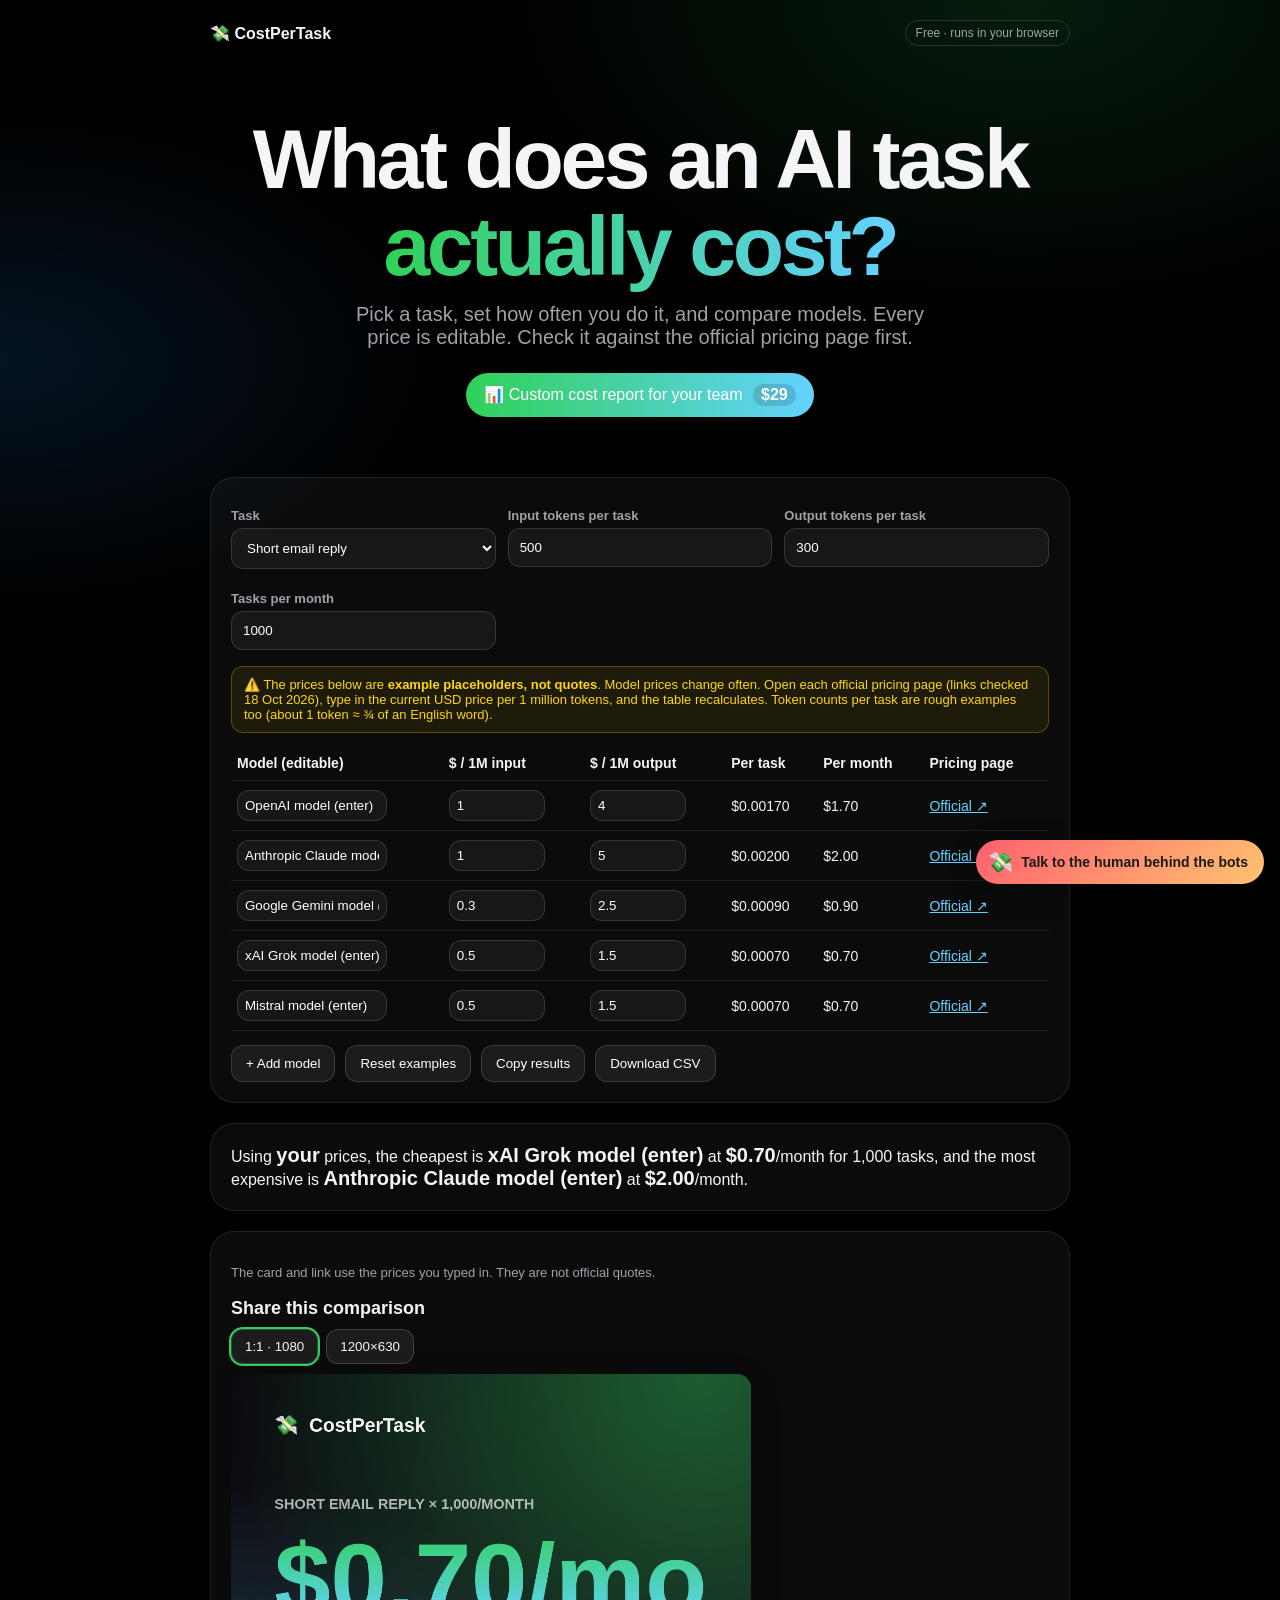
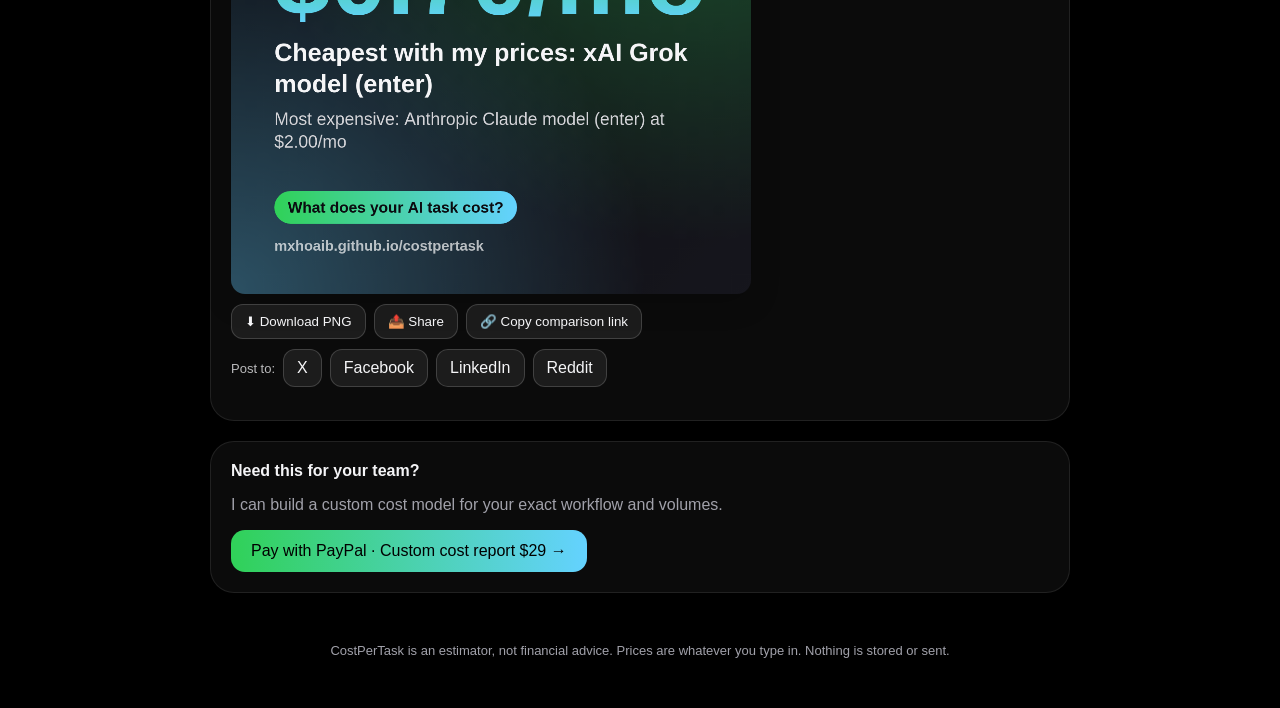
<file: index.html>
<!doctype html><html lang="en"><head><meta charset="utf-8"><meta name="viewport" content="width=device-width,initial-scale=1">
<title>CostPerTask: what does an AI task actually cost?</title><meta name="description" content="Estimate the cost of an AI task (an email, a blog post, a code review) across models. Editable prices, linked to official pricing pages.">
<link rel="canonical" href="https://mxhoaib.github.io/costpertask/">
<meta property="og:type" content="website"><meta property="og:site_name" content="CostPerTask">
<meta property="og:title" content="CostPerTask: what does an AI task actually cost?"><meta property="og:description" content="Compare what an email, blog post or code review costs across AI models, using prices you enter. Free, in your browser.">
<meta property="og:url" content="https://mxhoaib.github.io/costpertask/"><meta property="og:image" content="https://mxhoaib.github.io/costpertask/og-image.png">
<meta property="og:image:width" content="1200"><meta property="og:image:height" content="630"><meta property="og:image:alt" content="CostPerTask: compare the cost of AI tasks across models">
<meta name="twitter:card" content="summary_large_image"><meta name="twitter:title" content="CostPerTask: what does an AI task actually cost?">
<meta name="twitter:description" content="Compare what an email, blog post or code review costs across AI models, using prices you enter. Free, in your browser."><meta name="twitter:image" content="https://mxhoaib.github.io/costpertask/og-image.png">
<link rel="stylesheet" href="base.css"><style>:root{--g1:#30d15822;--g2:#2997ff22;--c1:#30d158;--c2:#64d2ff}.price{width:96px;padding:7px}.name{width:150px;padding:7px}td a{color:#64d2ff}.res b{font-size:20px}</style></head><body><div class="bg"></div>
<div class="wrap"><header><span>💸 CostPerTask</span><span class="pill">Free · runs in your browser</span></header>
<section class="hero"><h1>What does an AI task<br><span class="grad">actually cost?</span></h1><p class="sub">Pick a task, set how often you do it, and compare models. Every price is editable. Check it against the official pricing page first.</p></section>
<section class="panel"><div class="grid">
<div><label for="task">Task</label><select id="task"></select></div>
<div><label for="inT">Input tokens per task</label><input id="inT" type="number" min="0" value="500"></div>
<div><label for="outT">Output tokens per task</label><input id="outT" type="number" min="0" value="300"></div>
<div><label for="runs">Tasks per month</label><input id="runs" type="number" min="0" value="1000"></div></div>
<p class="demo" style="margin-top:16px">⚠️ The prices below are <b>example placeholders, not quotes</b>. Model prices change often. Open each official pricing page (links checked 18 Oct 2026), type in the current USD price per 1 million tokens, and the table recalculates. Token counts per task are rough examples too (about 1 token ≈ ¾ of an English word).</p>
<div class="tw"><table><thead><tr><th>Model (editable)</th><th>$ / 1M input</th><th>$ / 1M output</th><th>Per task</th><th>Per month</th><th>Pricing page</th></tr></thead><tbody id="rows"></tbody></table></div>
<div class="row"><button class="ghost" id="add">+ Add model</button><button class="ghost" id="reset">Reset examples</button><button class="ghost" id="copy">Copy results</button><button class="ghost" id="csv">Download CSV</button><span id="toast" class="muted small" role="status"></span></div></section>
<section class="panel res" id="summary" aria-live="polite"></section>
<section class="panel"><b>Need this for your team?</b><p class="muted">I can build a custom cost model for your exact workflow and volumes.</p><a class="btn" href="pay/?item=report" target="_blank" rel="noopener">Pay with PayPal · Custom cost report $29 →</a></section>
</div><footer>CostPerTask is an estimator, not financial advice. Prices are whatever you type in. Nothing is stored or sent.</footer>
<script>
const TASKS=[["Short email reply",400,200],["Blog post (1,000 words)",300,1500],["Summarise a 10-page PDF",7000,400],["Code review (300 lines)",4000,800],["Customer-support chat (10 turns)",3000,1500],["Translate a 1,000-word page",1400,1500],["Custom",500,300]];
// Example placeholders only; users must enter current official prices.
const EX=[["OpenAI model (enter)",1,4,"https://openai.com/api/pricing/"],["Anthropic Claude model (enter)",1,5,"https://www.anthropic.com/pricing#api"],["Google Gemini model (enter)",0.3,2.5,"https://ai.google.dev/gemini-api/docs/pricing"],["xAI Grok model (enter)",0.5,1.5,"https://docs.x.ai/docs/models"],["Mistral model (enter)",0.5,1.5,"https://mistral.ai/pricing"]];
let models=JSON.parse(localStorage.getItem('cpt')||'null')||EX.map(r=>[...r]);
const $=s=>document.querySelector(s),fmt=n=>n<0.01?'$'+n.toFixed(5):n<100?'$'+n.toFixed(2):'$'+Math.round(n).toLocaleString('en');
TASKS.forEach((t,i)=>$('#task').add(new Option(t[0],i)));
$('#task').onchange=()=>{const t=TASKS[$('#task').value];if(t[0]!=='Custom'){$('#inT').value=t[1];$('#outT').value=t[2]}calc()};
const esc=s=>String(s).replace(/[&<>"]/g,c=>({'&':'&amp;','<':'&lt;','>':'&gt;','"':'&quot;'}[c]));
function rows(){$('#rows').innerHTML=models.map((m,i)=>`<tr><td><input class="name" data-i="${i}" data-k="0" value="${esc(m[0])}" aria-label="Model name"></td><td><input class="price" type="number" min="0" step="0.01" data-i="${i}" data-k="1" value="${m[1]}" aria-label="Input price"></td><td><input class="price" type="number" min="0" step="0.01" data-i="${i}" data-k="2" value="${m[2]}" aria-label="Output price"></td><td id="pt${i}"></td><td id="pm${i}"></td><td>${/^https:\/\//.test(m[3]||'')?`<a href="${esc(m[3])}" target="_blank" rel="noopener">Official ↗</a>`:'<span class="muted">n/a</span>'}</td></tr>`).join('');
 document.querySelectorAll('#rows input').forEach(el=>el.oninput=()=>{const v=el.dataset.k==='0'?el.value:Math.max(0,parseFloat(el.value)||0);models[el.dataset.i][el.dataset.k]=v;calc()});calc()}
let res=[];
function calc(){const i=Math.max(0,+$('#inT').value||0),o=Math.max(0,+$('#outT').value||0),n=Math.max(0,+$('#runs').value||0);
 res=models.map((m,k)=>{const per=(i*m[1]+o*m[2])/1e6;$('#pt'+k).textContent=fmt(per);$('#pm'+k).textContent=fmt(per*n);return{name:m[0],per,mo:per*n}});
 localStorage.setItem('cpt',JSON.stringify(models));
 const s=[...res].sort((a,b)=>a.mo-b.mo);$('#summary').innerHTML=s.length?`Using <b>your</b> prices, the cheapest is <b>${esc(s[0].name)}</b> at <b>${fmt(s[0].mo)}</b>/month for ${n.toLocaleString('en')} tasks${s.length>1?`, and the most expensive is <b>${esc(s.at(-1).name)}</b> at <b>${fmt(s.at(-1).mo)}</b>/month`:''}.`:'Add a model to compare.'}
['#inT','#outT','#runs'].forEach(s=>$(s).oninput=calc);
$('#add').onclick=()=>{models.push(['New model',0,0,'']);rows()};
$('#reset').onclick=()=>{models=EX.map(r=>[...r]);rows();toast('Reset to example placeholders')};
const toast=m=>$('#toast').textContent=m;
const txt=()=>res.map(r=>`${r.name}: ${fmt(r.per)}/task, ${fmt(r.mo)}/month`).join('\n')+'\n(user-entered prices) mxhoaib.github.io/costpertask';
$('#copy').onclick=async()=>{try{await navigator.clipboard.writeText(txt());toast('Copied ✓')}catch(e){toast('Copy not available')}};
$('#csv').onclick=()=>{const c='model,usd_per_task,usd_per_month\n'+res.map(r=>`"${r.name.replace(/"/g,'""')}",${r.per},${r.mo}`).join('\n');const a=document.createElement('a');a.href=URL.createObjectURL(new Blob([c],{type:'text/csv'}));a.download='costpertask.csv';a.click();toast('CSV downloaded ✓')};
rows();
</script><script src="viral.js" defer></script><script src="growth.js" defer></script><script data-goatcounter="https://d3dddsites.goatcounter.com/count" async src="//gc.zgo.at/count.js"></script>
<script>/* Records pay/download clicks as GoatCounter events; does nothing unless GoatCounter is loaded. */
document.addEventListener('click',function(e){var el=e.target.closest&&e.target.closest('a,button');if(!el||!window.goatcounter||!window.goatcounter.count)return;var h=el.getAttribute('href')||'',id=el.id||'',t=(el.textContent||'').trim().slice(0,40),m=h.match(/pay\/\?item=([\w-]+)/),ev=null;if(m)ev='pay-'+m[1];else if(el.hasAttribute('download')||/^(dl|svg|png|dxf|download)/i.test(id)||/download/i.test(t))ev='download-'+(id||t.toLowerCase().replace(/\W+/g,'-'));if(ev)window.goatcounter.count({path:(location.pathname.split('/')[1]||'root')+'/'+ev,title:t,event:true})},true);</script>
<script src="contact.js" data-subject="A human asked about cost per task" data-emoji="💸" data-line="This email costs you $0.00 per task. Best ROI on the page." defer></script>
</body></html>
</file>
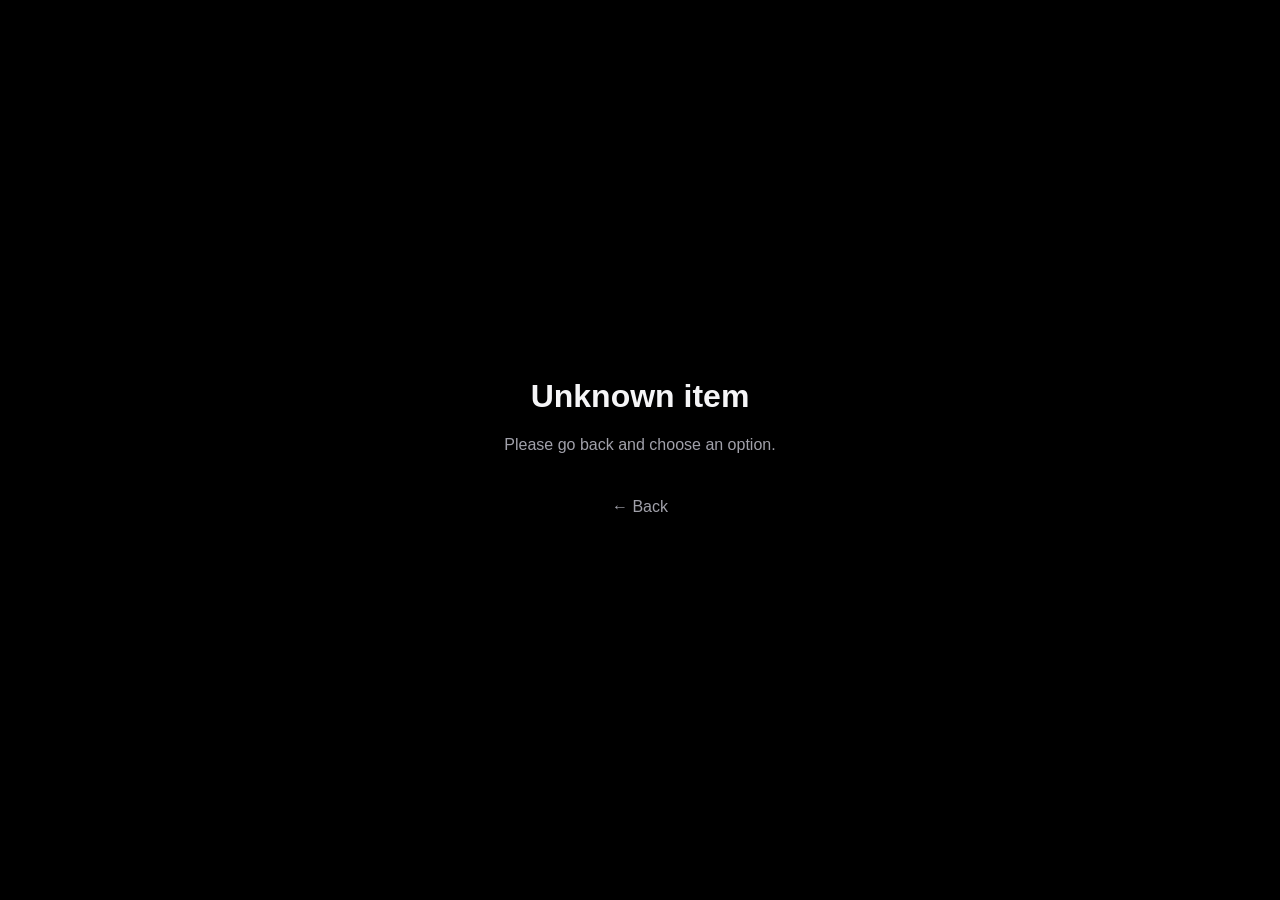
<file: pay/index.html>
<!doctype html><html lang="en"><head><meta charset="utf-8"><meta name="viewport" content="width=device-width,initial-scale=1"><meta name="robots" content="noindex"><title>Redirecting to PayPal…</title>
<style>body{margin:0;min-height:100vh;display:grid;place-items:center;background:#000;color:#f5f5f7;font-family:-apple-system,Segoe UI,Roboto,Arial,sans-serif;text-align:center}a{display:inline-block;margin-top:16px;padding:12px 22px;border-radius:14px;background:#ffc439;color:#111;font-weight:800;text-decoration:none}p{color:#a1a1aa}</style></head><body><main><h1 id="h">Taking you to PayPal…</h1><p id="d"></p><a id="go" href="../">Pay with PayPal</a><p><a href="../" style="background:none;color:#a1a1aa;font-weight:500">← Back</a></p></main>
<script>
// Items: amount in USD (null = buyer enters amount). No logins or secrets here.
var ITEMS={report:{n:'Custom AI cost report',a:29}};
var u=['https:','','paypal.me','imshoi'];
var k=new URLSearchParams(location.search).get('item'),it=Object.prototype.hasOwnProperty.call(ITEMS,k)?ITEMS[k]:null;
if(!it){document.getElementById('h').textContent='Unknown item';document.getElementById('d').textContent='Please go back and choose an option.';document.getElementById('go').style.display='none'}
else{if(it.a)u.push(it.a+'USD');var url=u.join('/');document.getElementById('h').textContent=it.n;document.getElementById('d').textContent=(it.a?'US$'+it.a+' · ':'')+'Secure payment on PayPal. Redirecting…';document.getElementById('go').href=url;setTimeout(function(){location.replace(url)},900)}
</script></body></html>
</file>
<file: base.css>
:root{--a:#2997ff;--t:#f5f5f7;--m:#a1a1aa}*{box-sizing:border-box}
body{margin:0;font-family:-apple-system,BlinkMacSystemFont,"SF Pro Display","Segoe UI",Roboto,Helvetica,Arial,sans-serif;color:var(--t);background:#000;overflow-x:hidden}
.bg{position:fixed;inset:0;z-index:-1;background:radial-gradient(60% 50% at 80% 0%,var(--g1),transparent 70%),radial-gradient(50% 40% at 0% 40%,var(--g2),transparent 70%),#000}
.wrap{max-width:900px;margin:0 auto;padding:0 20px}
header{display:flex;justify-content:space-between;align-items:center;padding:20px 0;font-weight:800}
.pill{font-size:12px;font-weight:500;color:var(--m);border:1px solid #ffffff22;border-radius:99px;padding:5px 10px}
.hero{text-align:center;padding:50px 0 24px;animation:up .7s both}
h1{font-size:clamp(40px,8vw,84px);line-height:1.03;letter-spacing:-.04em;margin:0 0 14px}
.grad{background:linear-gradient(90deg,var(--c1),var(--c2));-webkit-background-clip:text;background-clip:text;color:transparent}
.sub{color:var(--m);font-size:clamp(16px,2.3vw,20px);max-width:600px;margin:0 auto}
.panel{background:#ffffff0b;border:1px solid #ffffff17;border-radius:24px;padding:20px;margin:20px 0;animation:up .7s .1s both}
@keyframes up{from{opacity:0;transform:translateY(14px)}to{opacity:1;transform:none}}
input,select,textarea{width:100%;background:#ffffff0d;border:1px solid #ffffff22;border-radius:12px;color:#fff;padding:11px;font:16px inherit;font-family:inherit}
select option{background:#111}
label{display:block;font-size:13px;color:var(--m);margin:10px 0 5px;font-weight:600}
.row{display:flex;gap:10px;flex-wrap:wrap;align-items:center;margin-top:14px}
.btn{border:0;border-radius:14px;padding:12px 20px;font:800 16px inherit;font-family:inherit;cursor:pointer;color:#000;background:linear-gradient(90deg,var(--c1),var(--c2));text-decoration:none;display:inline-block;text-align:center}
.ghost{background:#ffffff12;color:#fff;border:1px solid #ffffff22;border-radius:12px;padding:10px 14px;font:600 15px inherit;font-family:inherit;cursor:pointer;text-decoration:none;display:inline-block}
.muted{color:var(--m)}.small{font-size:13px}
.demo{font-size:13px;color:#ffd60a;background:#ffd60a14;border:1px solid #ffd60a44;border-radius:12px;padding:10px 12px}
footer{text-align:center;padding:30px 20px 50px;font-size:13px;color:var(--m)}
.grid{display:grid;grid-template-columns:repeat(auto-fit,minmax(200px,1fr));gap:12px}
table{width:100%;border-collapse:collapse;font-size:14px}td,th{padding:9px 6px;border-bottom:1px solid #ffffff14;text-align:left;vertical-align:middle}
.tw{overflow-x:auto}
@media (prefers-reduced-motion:reduce){*{animation:none!important;transition:none!important}}
[hidden]{display:none!important}
</file>
